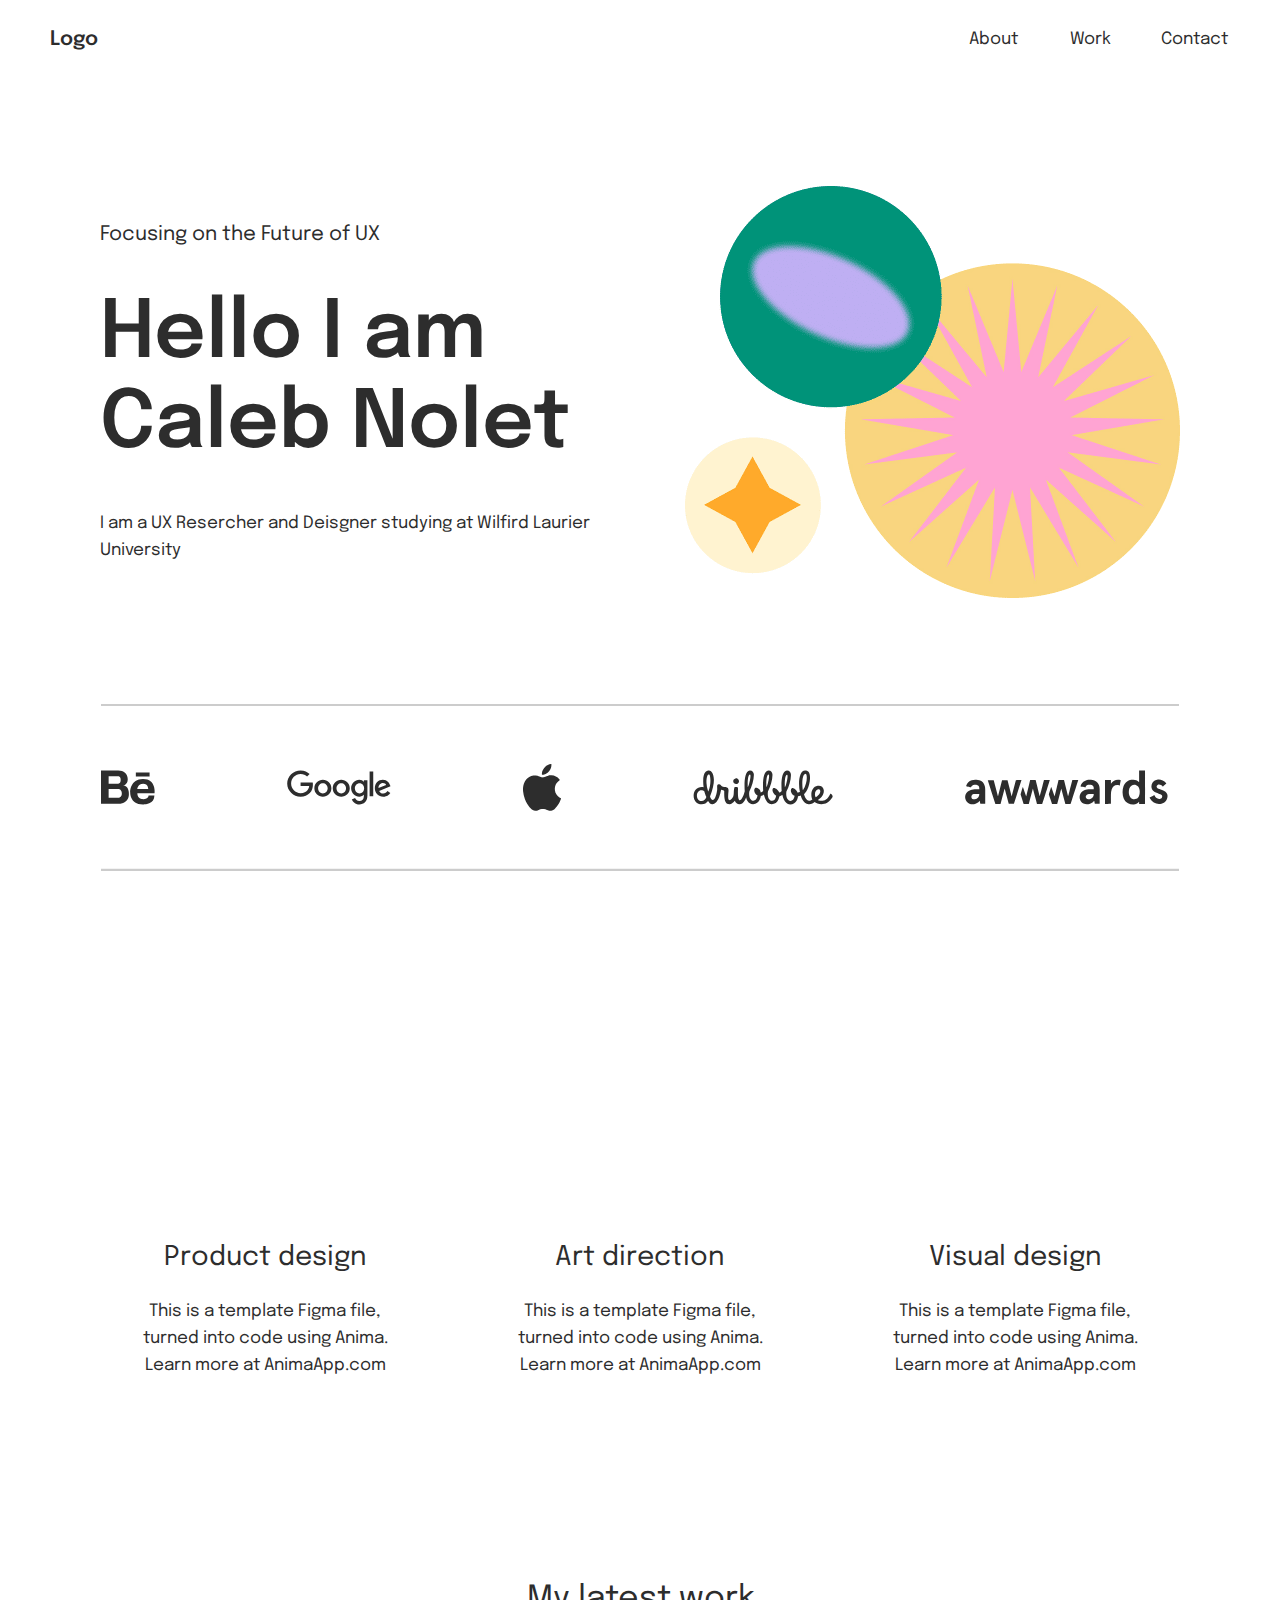
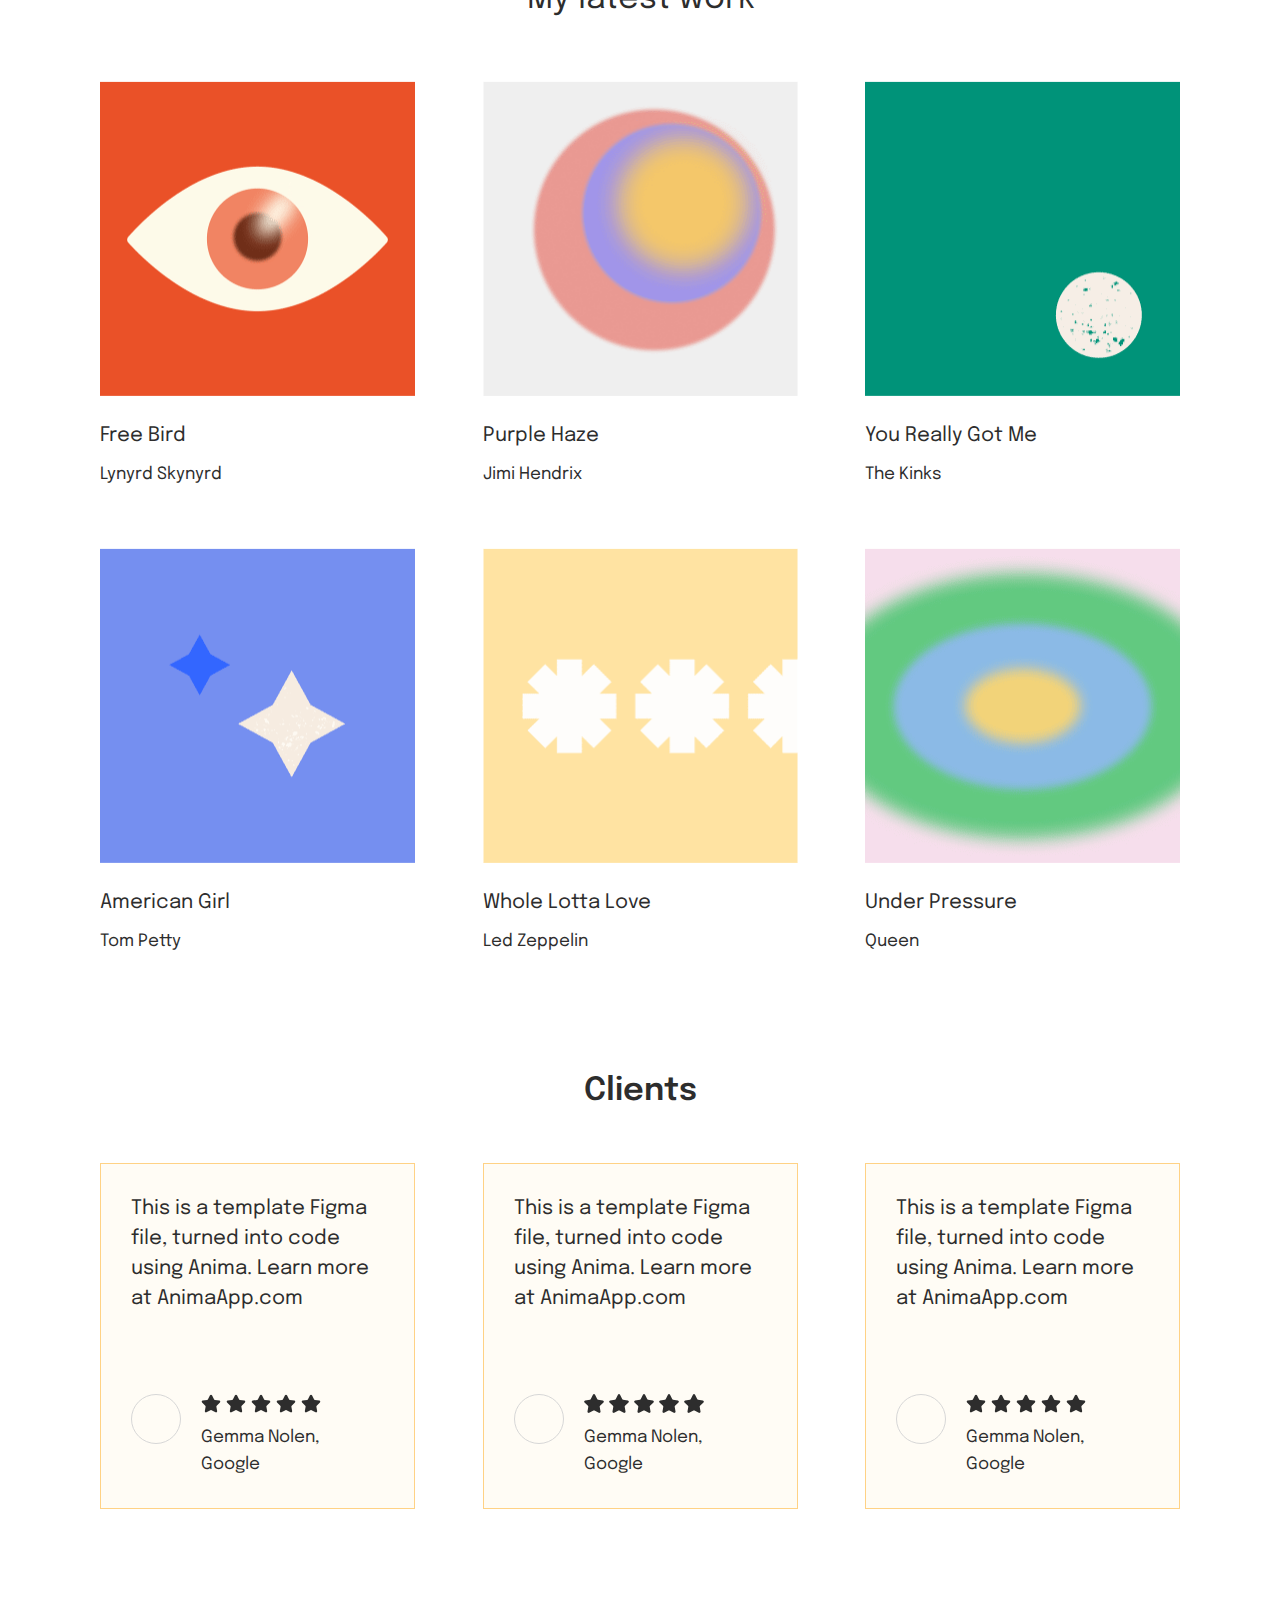
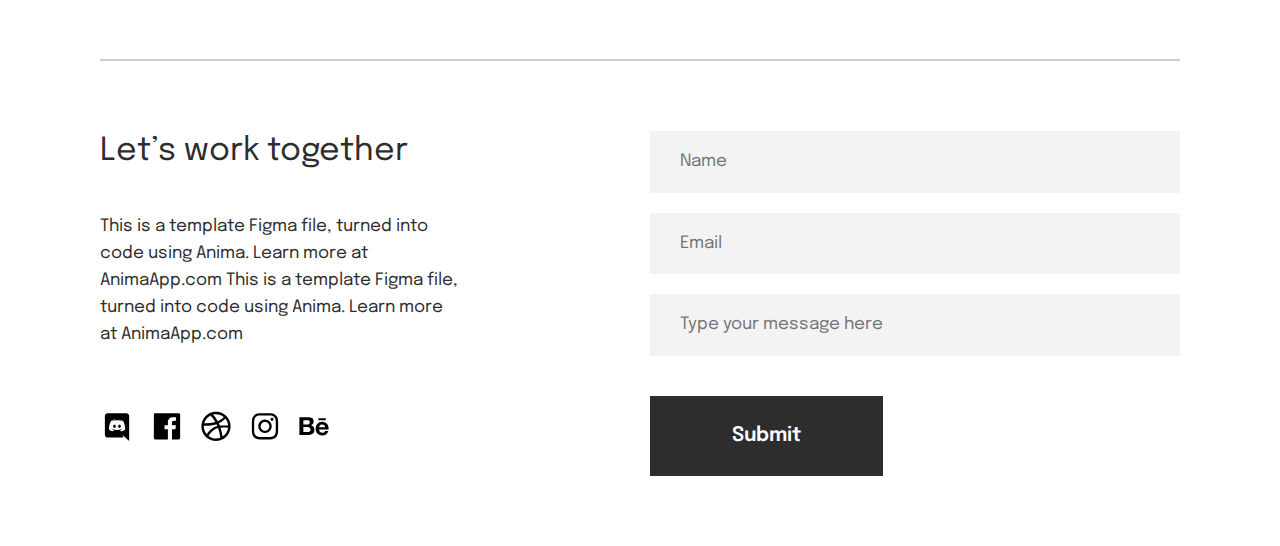
<file: index.html>
<!DOCTYPE html>
<html lang="english">
  <head>
    <title>exported project</title>
    <meta name="viewport" content="width=device-width, initial-scale=1.0" />
    <meta charset="utf-8" />
    <meta property="twitter:card" content="summary_large_image" />

    <style data-tag="reset-style-sheet">
      html {  line-height: 1.15;}body {  margin: 0;}* {  box-sizing: border-box;  border-width: 0;  border-style: solid;}p,li,ul,pre,div,h1,h2,h3,h4,h5,h6,figure,blockquote,figcaption {  margin: 0;  padding: 0;}button {  background-color: transparent;}button,input,optgroup,select,textarea {  font-family: inherit;  font-size: 100%;  line-height: 1.15;  margin: 0;}button,select {  text-transform: none;}button,[type="button"],[type="reset"],[type="submit"] {  -webkit-appearance: button;}button::-moz-focus-inner,[type="button"]::-moz-focus-inner,[type="reset"]::-moz-focus-inner,[type="submit"]::-moz-focus-inner {  border-style: none;  padding: 0;}button:-moz-focus,[type="button"]:-moz-focus,[type="reset"]:-moz-focus,[type="submit"]:-moz-focus {  outline: 1px dotted ButtonText;}a {  color: inherit;  text-decoration: inherit;}input {  padding: 2px 4px;}img {  display: block;}html { scroll-behavior: smooth  }
    </style>
    <style data-tag="default-style-sheet">
      html {
        font-family: Inter;
        font-size: 16px;
      }

      body {
        font-weight: 400;
        font-style:normal;
        text-decoration: none;
        text-transform: none;
        letter-spacing: normal;
        line-height: 1.15;
        color: var(--dl-color-gray-black);
        background-color: var(--dl-color-gray-white);

      }
    </style>
    <link
      rel="stylesheet"
      href="https://fonts.googleapis.com/css2?family=Inter:wght@100;200;300;400;500;600;700;800;900&amp;display=swap"
      data-tag="font"
    />
    <link
      rel="stylesheet"
      href="https://fonts.googleapis.com/css2?family=Inter:wght@100;200;300;400;500;600;700;800;900&amp;display=swap"
      data-tag="font"
    />
    <link
      rel="stylesheet"
      href="https://fonts.googleapis.com/css2?family=Epilogue:ital,wght@0,100;0,200;0,300;0,400;0,500;0,600;0,700;0,800;0,900;1,100;1,200;1,300;1,400;1,500;1,600;1,700;1,800;1,900&amp;display=swap"
      data-tag="font"
    />
    <link
      rel="stylesheet"
      href="https://fonts.googleapis.com/css2?family=Epilogue:ital,wght@0,100;0,200;0,300;0,400;0,500;0,600;0,700;0,800;0,900;1,100;1,200;1,300;1,400;1,500;1,600;1,700;1,800;1,900&amp;display=swap"
      data-tag="font"
    />
    <link
      rel="stylesheet"
      href="https://fonts.googleapis.com/css2?family=Epilogue:ital,wght@0,100;0,200;0,300;0,400;0,500;0,600;0,700;0,800;0,900;1,100;1,200;1,300;1,400;1,500;1,600;1,700;1,800;1,900&amp;display=swap"
      data-tag="font"
    />
    <link
      rel="stylesheet"
      href="https://fonts.googleapis.com/css2?family=Epilogue:ital,wght@0,100;0,200;0,300;0,400;0,500;0,600;0,700;0,800;0,900;1,100;1,200;1,300;1,400;1,500;1,600;1,700;1,800;1,900&amp;display=swap"
      data-tag="font"
    />
    <link
      rel="stylesheet"
      href="https://fonts.googleapis.com/css2?family=Inter:wght@100;200;300;400;500;600;700;800;900&amp;display=swap"
      data-tag="font"
    />
    <link
      rel="stylesheet"
      href="https://fonts.googleapis.com/css2?family=Epilogue:ital,wght@0,100;0,200;0,300;0,400;0,500;0,600;0,700;0,800;0,900;1,100;1,200;1,300;1,400;1,500;1,600;1,700;1,800;1,900&amp;display=swap"
      data-tag="font"
    />
  </head>
  <body>
    <link rel="stylesheet" href="./style.css" />
    <div>
      <link href="./index.css" rel="stylesheet" />

      <div class="frame1280px-portfoliotemplate-container">
        <div
          class="frame1280px-portfoliotemplate-frame1280px-portfoliotemplate"
        >
          <div class="frame1280px-portfoliotemplate-navigation">
            <div class="frame1280px-portfoliotemplate-navnavmenu">
              <span class="frame1280px-portfoliotemplate-text">
                <span>About</span>
              </span>
              <a
                href="https://www.animaapp.com/?utm_source=figma-samples&amp;utm_campaign=figma-portfolio22&amp;utm_medium=figma-samples"
                target="_blank"
                rel="noreferrer noopener"
                class="frame1280px-portfoliotemplate-text02"
              >
                <span>Work</span>
              </a>
              <a
                href="https://www.animaapp.com/?utm_source=figma-samples&amp;utm_campaign=figma-portfolio22&amp;utm_medium=figma-samples"
                target="_blank"
                rel="noreferrer noopener"
                class="frame1280px-portfoliotemplate-text04"
              >
                <span>Contact</span>
              </a>
            </div>
            <div class="frame1280px-portfoliotemplate-logo">
              <span class="frame1280px-portfoliotemplate-text06">
                <span>Logo</span>
              </span>
            </div>
          </div>
          <div class="frame1280px-portfoliotemplate-header">
            <div class="frame1280px-portfoliotemplate-header1">
              <div class="frame1280px-portfoliotemplate-headline-subhead">
                <div class="frame1280px-portfoliotemplate-headline-subhead01">
                  <span class="frame1280px-portfoliotemplate-text08 Subtitle">
                    <span>Focusing on the Future of UX</span>
                  </span>
                  <span class="frame1280px-portfoliotemplate-text10">
                    <span>Hello I am Caleb Nolet</span>
                  </span>
                </div>
                <span class="frame1280px-portfoliotemplate-text12 Bodytext">
                  <span>I am a UX Resercher and Deisgner studying at Wilfird Laurier University</span>
                </span>
              </div>
              <img
                alt="ImageI176"
                src="public/external/imagei176-seg-500h.png"
                class="frame1280px-portfoliotemplate-image"
              />
            </div>
          </div>
          <div class="frame1280px-portfoliotemplate-logos-section">
            <img
              alt="LogosI179"
              src="public/external/logosi179-hcl.svg"
              class="frame1280px-portfoliotemplate-logos"
            />
          </div>
          <div class="frame1280px-portfoliotemplate-skills-section">
            <div class="frame1280px-portfoliotemplate-skills">
              <div class="frame1280px-portfoliotemplate-skill">
                <div class="frame1280px-portfoliotemplate-skill1">
                  <div
                    class="frame1280px-portfoliotemplate-imageplaceholder"
                  ></div>
                  <div class="frame1280px-portfoliotemplate-headline-subhead02">
                    <span class="frame1280px-portfoliotemplate-text14 H3">
                      <span>Product design</span>
                    </span>
                    <span class="frame1280px-portfoliotemplate-text16 Bodytext">
                      <span>
                        This is a template Figma file, turned into code using
                        Anima. Learn more at AnimaApp.com
                      </span>
                    </span>
                  </div>
                </div>
              </div>
              <div class="frame1280px-portfoliotemplate-skill2">
                <div class="frame1280px-portfoliotemplate-skill3">
                  <div
                    class="frame1280px-portfoliotemplate-imageplaceholder1"
                  ></div>
                  <div class="frame1280px-portfoliotemplate-headline-subhead03">
                    <span class="frame1280px-portfoliotemplate-text18 H3">
                      <span>Art direction</span>
                    </span>
                    <span class="frame1280px-portfoliotemplate-text20 Bodytext">
                      <span>
                        This is a template Figma file, turned into code using
                        Anima. Learn more at AnimaApp.com
                      </span>
                    </span>
                  </div>
                </div>
              </div>
              <div class="frame1280px-portfoliotemplate-skill4">
                <div class="frame1280px-portfoliotemplate-skill5">
                  <div
                    class="frame1280px-portfoliotemplate-imageplaceholder2"
                  ></div>
                  <div class="frame1280px-portfoliotemplate-headline-subhead04">
                    <span class="frame1280px-portfoliotemplate-text22 H3">
                      <span>Visual design</span>
                    </span>
                    <span class="frame1280px-portfoliotemplate-text24 Bodytext">
                      <span>
                        This is a template Figma file, turned into code using
                        Anima. Learn more at AnimaApp.com
                      </span>
                    </span>
                  </div>
                </div>
              </div>
            </div>
          </div>
          <div class="frame1280px-portfoliotemplate-latestwork-section">
            <span class="frame1280px-portfoliotemplate-text26 H2">
              <span>My latest work</span>
            </span>
            <div class="frame1280px-portfoliotemplate-workcards">
              <div class="frame1280px-portfoliotemplate-stripe1">
                <div class="frame1280px-portfoliotemplate-workcard">
                  <img
                    alt="ImageI176"
                    src="public/external/imagei176-xdx6-400w.png"
                    class="frame1280px-portfoliotemplate-image1"
                  />
                  <div class="frame1280px-portfoliotemplate-headline-subhead05">
                    <span class="frame1280px-portfoliotemplate-text28 Subtitle">
                      <span>Free Bird</span>
                    </span>
                    <span class="frame1280px-portfoliotemplate-text30 Bodytext">
                      <span>Lynyrd Skynyrd</span>
                    </span>
                  </div>
                </div>
                <div class="frame1280px-portfoliotemplate-workcard1">
                  <img
                    alt="ImageI176"
                    src="public/external/imagei176-71f-400h.png"
                    class="frame1280px-portfoliotemplate-image2"
                  />
                  <div class="frame1280px-portfoliotemplate-headline-subhead06">
                    <span class="frame1280px-portfoliotemplate-text32 Subtitle">
                      <span>Purple Haze</span>
                    </span>
                    <span class="frame1280px-portfoliotemplate-text34 Bodytext">
                      <span>Jimi Hendrix</span>
                    </span>
                  </div>
                </div>
                <div class="frame1280px-portfoliotemplate-workcard2">
                  <img
                    alt="ImageI176"
                    src="public/external/imagei176-tr7a-400w.png"
                    class="frame1280px-portfoliotemplate-image3"
                  />
                  <div class="frame1280px-portfoliotemplate-headline-subhead07">
                    <span class="frame1280px-portfoliotemplate-text36 Subtitle">
                      <span>You Really Got Me</span>
                    </span>
                    <span class="frame1280px-portfoliotemplate-text38 Bodytext">
                      <span>The Kinks</span>
                    </span>
                  </div>
                </div>
              </div>
              <div class="frame1280px-portfoliotemplate-stripe2">
                <div class="frame1280px-portfoliotemplate-workcard3">
                  <img
                    alt="ImageI176"
                    src="public/external/imagei176-689-400w.png"
                    class="frame1280px-portfoliotemplate-image4"
                  />
                  <div class="frame1280px-portfoliotemplate-headline-subhead08">
                    <span class="frame1280px-portfoliotemplate-text40 Subtitle">
                      <span>American Girl</span>
                    </span>
                    <span class="frame1280px-portfoliotemplate-text42 Bodytext">
                      <span>Tom Petty</span>
                    </span>
                  </div>
                </div>
                <div class="frame1280px-portfoliotemplate-workcard4">
                  <img
                    alt="ImageI176"
                    src="public/external/imagei176-0ofw-400h.png"
                    class="frame1280px-portfoliotemplate-image5"
                  />
                  <div class="frame1280px-portfoliotemplate-headline-subhead09">
                    <span class="frame1280px-portfoliotemplate-text44 Subtitle">
                      <span>Whole Lotta Love</span>
                    </span>
                    <span class="frame1280px-portfoliotemplate-text46 Bodytext">
                      <span>Led Zeppelin</span>
                    </span>
                  </div>
                </div>
                <div class="frame1280px-portfoliotemplate-workcard5">
                  <img
                    alt="ImageI176"
                    src="public/external/imagei176-acbl-400w.png"
                    class="frame1280px-portfoliotemplate-image6"
                  />
                  <div class="frame1280px-portfoliotemplate-headline-subhead10">
                    <span class="frame1280px-portfoliotemplate-text48 Subtitle">
                      <span>Under Pressure</span>
                    </span>
                    <span class="frame1280px-portfoliotemplate-text50 Bodytext">
                      <span>Queen</span>
                    </span>
                  </div>
                </div>
              </div>
            </div>
          </div>
          <div class="frame1280px-portfoliotemplate-clients-section">
            <div class="frame1280px-portfoliotemplate-clientcards">
              <span class="frame1280px-portfoliotemplate-text52">
                <span>Clients</span>
              </span>
              <div class="frame1280px-portfoliotemplate-clientscards">
                <div class="frame1280px-portfoliotemplate-clientcardmobile">
                  <div class="frame1280px-portfoliotemplate-clientcard">
                    <span class="frame1280px-portfoliotemplate-text54 Subtitle">
                      <span>
                        This is a template Figma file, turned into code using
                        Anima. Learn more at AnimaApp.com
                      </span>
                    </span>
                    <div class="frame1280px-portfoliotemplate-clientinfo">
                      <div
                        class="frame1280px-portfoliotemplate-authorimages"
                      ></div>
                      <div class="frame1280px-portfoliotemplate-rate">
                        <div class="frame1280px-portfoliotemplate-ratestars">
                          <div class="frame1280px-portfoliotemplate-star">
                            <img
                              alt="StarI176"
                              src="public/external/stari176-lgd6.svg"
                              class="frame1280px-portfoliotemplate-star01"
                            />
                          </div>
                          <div class="frame1280px-portfoliotemplate-star02">
                            <img
                              alt="StarI176"
                              src="public/external/stari176-hmku.svg"
                              class="frame1280px-portfoliotemplate-star03"
                            />
                          </div>
                          <div class="frame1280px-portfoliotemplate-star04">
                            <img
                              alt="StarI176"
                              src="public/external/stari176-maxb.svg"
                              class="frame1280px-portfoliotemplate-star05"
                            />
                          </div>
                          <div class="frame1280px-portfoliotemplate-star06">
                            <img
                              alt="StarI176"
                              src="public/external/stari176-t2sb.svg"
                              class="frame1280px-portfoliotemplate-star07"
                            />
                          </div>
                          <div class="frame1280px-portfoliotemplate-star08">
                            <img
                              alt="StarI176"
                              src="public/external/stari176-tyz.svg"
                              class="frame1280px-portfoliotemplate-star09"
                            />
                          </div>
                        </div>
                        <span
                          class="frame1280px-portfoliotemplate-text56 Bodytext"
                        >
                          <span>
                            <span>Gemma Nolen,</span>
                            <br />
                            <span>Google</span>
                          </span>
                        </span>
                      </div>
                    </div>
                  </div>
                </div>
                <div class="frame1280px-portfoliotemplate-clientcardmobile1">
                  <div class="frame1280px-portfoliotemplate-clientcard1">
                    <span class="frame1280px-portfoliotemplate-text61 Subtitle">
                      <span>
                        This is a template Figma file, turned into code using
                        Anima. Learn more at AnimaApp.com
                      </span>
                    </span>
                    <div class="frame1280px-portfoliotemplate-clientinfo1">
                      <div
                        class="frame1280px-portfoliotemplate-authorimages1"
                      ></div>
                      <div class="frame1280px-portfoliotemplate-rate1">
                        <div class="frame1280px-portfoliotemplate-ratestars1">
                          <div class="frame1280px-portfoliotemplate-star10">
                            <img
                              alt="StarI176"
                              src="public/external/stari176-oyii.svg"
                              class="frame1280px-portfoliotemplate-star11"
                            />
                          </div>
                          <div class="frame1280px-portfoliotemplate-star12">
                            <img
                              alt="StarI176"
                              src="public/external/stari176-tfkb.svg"
                              class="frame1280px-portfoliotemplate-star13"
                            />
                          </div>
                          <div class="frame1280px-portfoliotemplate-star14">
                            <img
                              alt="StarI176"
                              src="public/external/stari176-nco.svg"
                              class="frame1280px-portfoliotemplate-star15"
                            />
                          </div>
                          <div class="frame1280px-portfoliotemplate-star16">
                            <img
                              alt="StarI176"
                              src="public/external/stari176-lpyj.svg"
                              class="frame1280px-portfoliotemplate-star17"
                            />
                          </div>
                          <div class="frame1280px-portfoliotemplate-star18">
                            <img
                              alt="StarI176"
                              src="public/external/stari176-b9jf.svg"
                              class="frame1280px-portfoliotemplate-star19"
                            />
                          </div>
                        </div>
                        <span
                          class="frame1280px-portfoliotemplate-text63 Bodytext"
                        >
                          <span>
                            <span>Gemma Nolen,</span>
                            <br />
                            <span>Google</span>
                          </span>
                        </span>
                      </div>
                    </div>
                  </div>
                </div>
                <div class="frame1280px-portfoliotemplate-clientcardmobile2">
                  <div class="frame1280px-portfoliotemplate-clientcard2">
                    <span class="frame1280px-portfoliotemplate-text68 Subtitle">
                      <span>
                        This is a template Figma file, turned into code using
                        Anima. Learn more at AnimaApp.com
                      </span>
                    </span>
                    <div class="frame1280px-portfoliotemplate-clientinfo2">
                      <div
                        class="frame1280px-portfoliotemplate-authorimages2"
                      ></div>
                      <div class="frame1280px-portfoliotemplate-rate2">
                        <div class="frame1280px-portfoliotemplate-ratestars2">
                          <div class="frame1280px-portfoliotemplate-star20">
                            <img
                              alt="StarI176"
                              src="public/external/stari176-udvr.svg"
                              class="frame1280px-portfoliotemplate-star21"
                            />
                          </div>
                          <div class="frame1280px-portfoliotemplate-star22">
                            <img
                              alt="StarI176"
                              src="public/external/stari176-12zd.svg"
                              class="frame1280px-portfoliotemplate-star23"
                            />
                          </div>
                          <div class="frame1280px-portfoliotemplate-star24">
                            <img
                              alt="StarI176"
                              src="public/external/stari176-3l0c.svg"
                              class="frame1280px-portfoliotemplate-star25"
                            />
                          </div>
                          <div class="frame1280px-portfoliotemplate-star26">
                            <img
                              alt="StarI176"
                              src="public/external/stari176-3ptp.svg"
                              class="frame1280px-portfoliotemplate-star27"
                            />
                          </div>
                          <div class="frame1280px-portfoliotemplate-star28">
                            <img
                              alt="StarI176"
                              src="public/external/stari176-qvhd.svg"
                              class="frame1280px-portfoliotemplate-star29"
                            />
                          </div>
                        </div>
                        <span
                          class="frame1280px-portfoliotemplate-text70 Bodytext"
                        >
                          <span>
                            <span>Gemma Nolen,</span>
                            <br />
                            <span>Google</span>
                          </span>
                        </span>
                      </div>
                    </div>
                  </div>
                </div>
              </div>
            </div>
          </div>
          <div class="frame1280px-portfoliotemplate-footer">
            <div class="frame1280px-portfoliotemplate-footerinfo">
              <div class="frame1280px-portfoliotemplate-footerinfo1">
                <div class="frame1280px-portfoliotemplate-contactinfo">
                  <div class="frame1280px-portfoliotemplate-footermessage">
                    <span class="frame1280px-portfoliotemplate-text75 H2">
                      <span>Let’s work together</span>
                    </span>
                    <span class="frame1280px-portfoliotemplate-text77 Bodytext">
                      <span>
                        This is a template Figma file, turned into code using
                        Anima. Learn more at AnimaApp.com This is a template
                        Figma file, turned into code using Anima. Learn more at
                        AnimaApp.com
                      </span>
                    </span>
                  </div>
                  <div class="frame1280px-portfoliotemplate-socialicons">
                    <a
                      href="https://www.instagram.com/animaapp/?hl=en"
                      target="_blank"
                      rel="noreferrer noopener"
                      class="frame1280px-portfoliotemplate-link"
                    >
                      <img
                        alt="nstagramI176"
                        src="public/external/nstagrami176-0cik.svg"
                        class="frame1280px-portfoliotemplate-nstagram"
                      />
                    </a>
                    <a
                      href="https://www.behance.net/Anima_design"
                      target="_blank"
                      rel="noreferrer noopener"
                      class="frame1280px-portfoliotemplate-link1"
                    >
                      <img
                        alt="behanceI176"
                        src="public/external/behancei176-o4g4.svg"
                        class="frame1280px-portfoliotemplate-behance"
                      />
                    </a>
                    <a
                      href="https://dribbble.com/animaapp"
                      target="_blank"
                      rel="noreferrer noopener"
                      class="frame1280px-portfoliotemplate-link2"
                    >
                      <img
                        alt="dribbbleI176"
                        src="public/external/dribbblei176-szq.svg"
                        class="frame1280px-portfoliotemplate-dribbble"
                      />
                    </a>
                    <a
                      href="https://www.facebook.com/animaapp/"
                      target="_blank"
                      rel="noreferrer noopener"
                      class="frame1280px-portfoliotemplate-link3"
                    >
                      <img
                        alt="facebookI176"
                        src="public/external/facebooki176-pvu.svg"
                        class="frame1280px-portfoliotemplate-facebook"
                      />
                    </a>
                    <a
                      href="https://discord.com/invite/eQxkYTNxSp"
                      target="_blank"
                      rel="noreferrer noopener"
                      class="frame1280px-portfoliotemplate-link4"
                    >
                      <img
                        alt="discordI176"
                        src="public/external/discordi176-nky.svg"
                        class="frame1280px-portfoliotemplate-discord"
                      />
                    </a>
                  </div>
                </div>
                <div class="frame1280px-portfoliotemplate-textfields">
                  <div class="frame1280px-portfoliotemplate-textfields1">
                    <input
                      type="text"
                      placeholder="Name"
                      class="frame1280px-portfoliotemplate-textinput-desktop"
                    />
                    <input
                      type="text"
                      placeholder="Email"
                      class="frame1280px-portfoliotemplate-textinput-desktop1"
                    />
                    <input
                      type="text"
                      placeholder="Type your message here





"
                      class="frame1280px-portfoliotemplate-textinput-desktop2"
                    />
                  </div>
                  <button class="frame1280px-portfoliotemplate-button">
                    <span class="frame1280px-portfoliotemplate-text79">
                      <span>Submit</span>
                    </span>
                  </button>
                </div>
              </div>
            </div>
          </div>
        </div>
      </div>
    </div>
  </body>
</html>
</file>
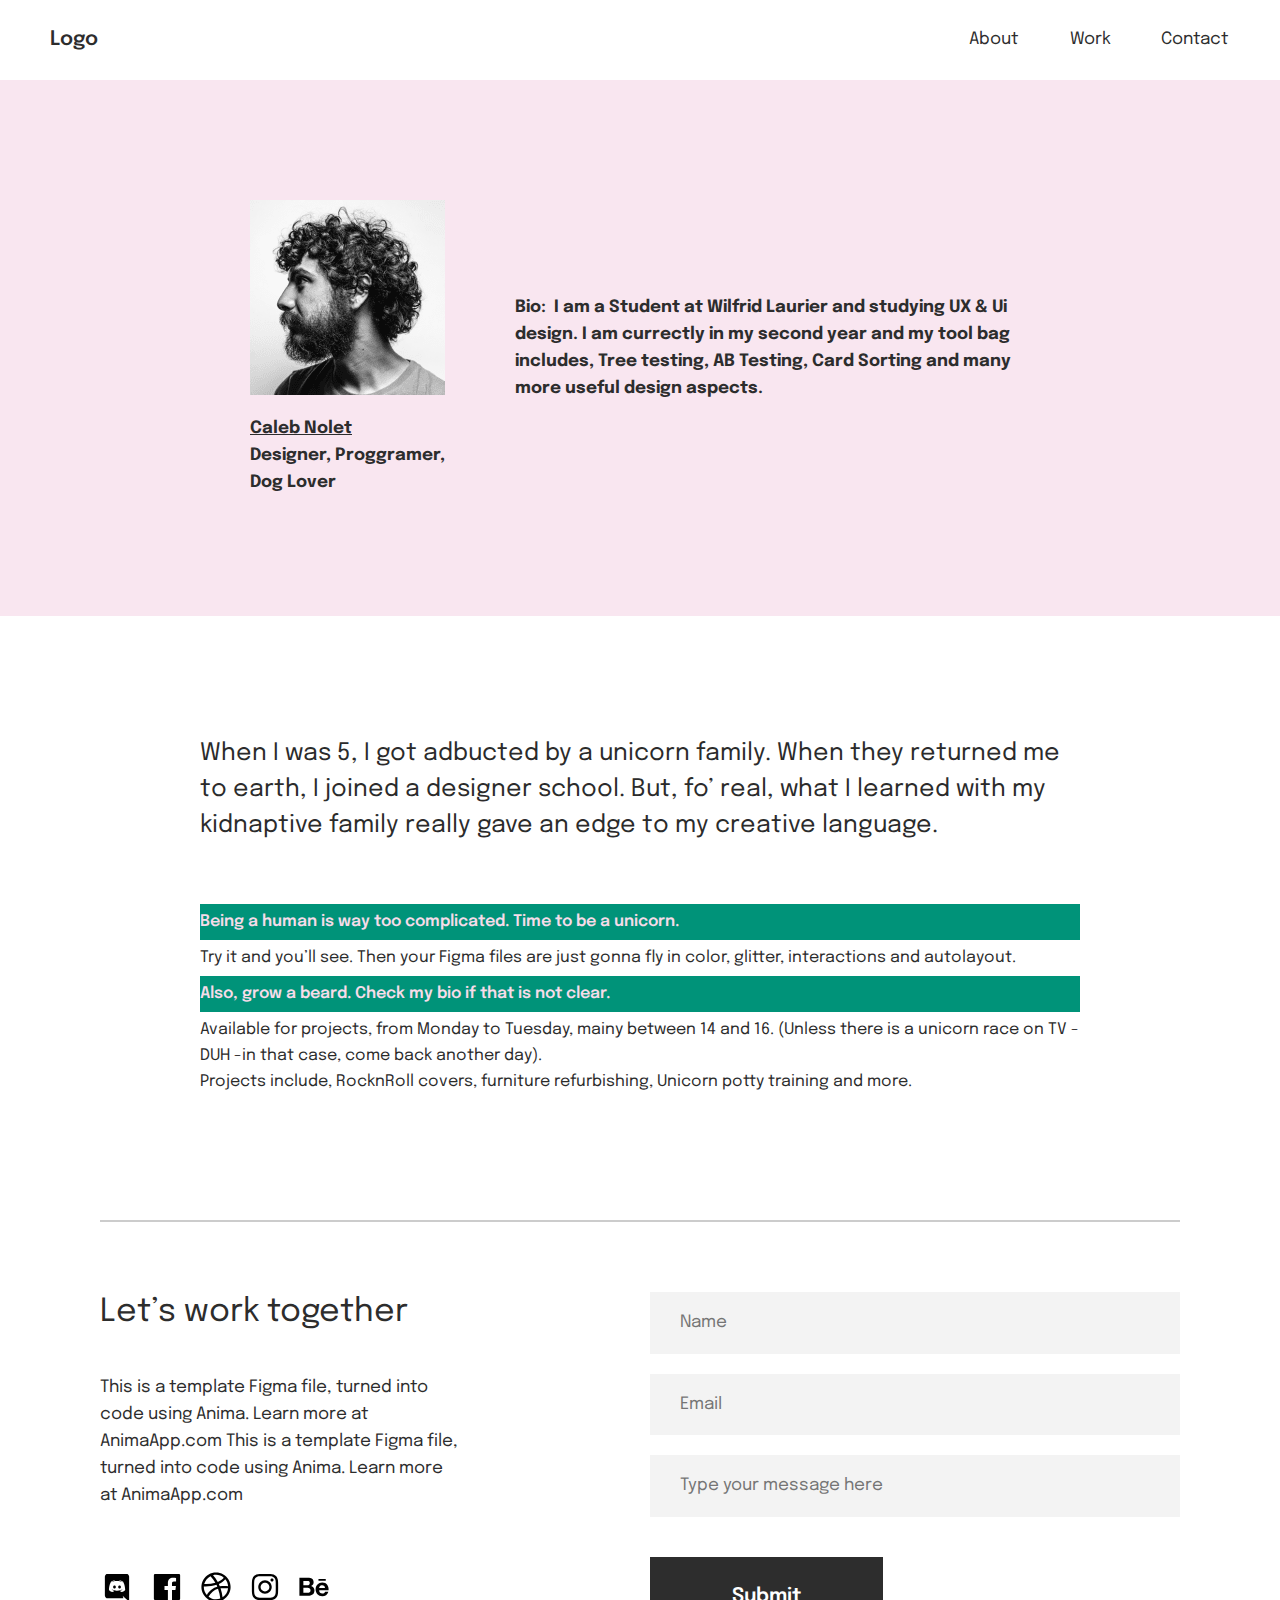
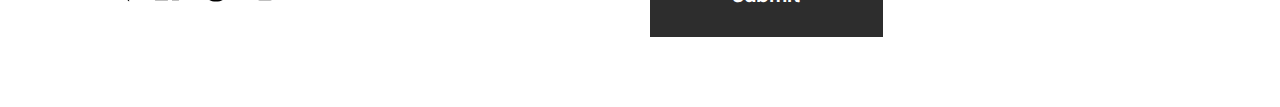
<file: frame1280px-aboutpage.html>
<!DOCTYPE html>
<html lang="english">
  <head>
    <title>exported project</title>
    <meta name="viewport" content="width=device-width, initial-scale=1.0" />
    <meta charset="utf-8" />
    <meta property="twitter:card" content="summary_large_image" />

    <style data-tag="reset-style-sheet">
      html {  line-height: 1.15;}body {  margin: 0;}* {  box-sizing: border-box;  border-width: 0;  border-style: solid;}p,li,ul,pre,div,h1,h2,h3,h4,h5,h6,figure,blockquote,figcaption {  margin: 0;  padding: 0;}button {  background-color: transparent;}button,input,optgroup,select,textarea {  font-family: inherit;  font-size: 100%;  line-height: 1.15;  margin: 0;}button,select {  text-transform: none;}button,[type="button"],[type="reset"],[type="submit"] {  -webkit-appearance: button;}button::-moz-focus-inner,[type="button"]::-moz-focus-inner,[type="reset"]::-moz-focus-inner,[type="submit"]::-moz-focus-inner {  border-style: none;  padding: 0;}button:-moz-focus,[type="button"]:-moz-focus,[type="reset"]:-moz-focus,[type="submit"]:-moz-focus {  outline: 1px dotted ButtonText;}a {  color: inherit;  text-decoration: inherit;}input {  padding: 2px 4px;}img {  display: block;}html { scroll-behavior: smooth  }
    </style>
    <style data-tag="default-style-sheet">
      html {
        font-family: Inter;
        font-size: 16px;
      }

      body {
        font-weight: 400;
        font-style:normal;
        text-decoration: none;
        text-transform: none;
        letter-spacing: normal;
        line-height: 1.15;
        color: var(--dl-color-gray-black);
        background-color: var(--dl-color-gray-white);

      }
    </style>
    <link
      rel="stylesheet"
      href="https://fonts.googleapis.com/css2?family=Inter:wght@100;200;300;400;500;600;700;800;900&amp;display=swap"
      data-tag="font"
    />
    <link
      rel="stylesheet"
      href="https://fonts.googleapis.com/css2?family=Inter:wght@100;200;300;400;500;600;700;800;900&amp;display=swap"
      data-tag="font"
    />
    <link
      rel="stylesheet"
      href="https://fonts.googleapis.com/css2?family=Epilogue:ital,wght@0,100;0,200;0,300;0,400;0,500;0,600;0,700;0,800;0,900;1,100;1,200;1,300;1,400;1,500;1,600;1,700;1,800;1,900&amp;display=swap"
      data-tag="font"
    />
    <link
      rel="stylesheet"
      href="https://fonts.googleapis.com/css2?family=Epilogue:ital,wght@0,100;0,200;0,300;0,400;0,500;0,600;0,700;0,800;0,900;1,100;1,200;1,300;1,400;1,500;1,600;1,700;1,800;1,900&amp;display=swap"
      data-tag="font"
    />
    <link
      rel="stylesheet"
      href="https://fonts.googleapis.com/css2?family=Epilogue:ital,wght@0,100;0,200;0,300;0,400;0,500;0,600;0,700;0,800;0,900;1,100;1,200;1,300;1,400;1,500;1,600;1,700;1,800;1,900&amp;display=swap"
      data-tag="font"
    />
    <link
      rel="stylesheet"
      href="https://fonts.googleapis.com/css2?family=Epilogue:ital,wght@0,100;0,200;0,300;0,400;0,500;0,600;0,700;0,800;0,900;1,100;1,200;1,300;1,400;1,500;1,600;1,700;1,800;1,900&amp;display=swap"
      data-tag="font"
    />
    <link
      rel="stylesheet"
      href="https://fonts.googleapis.com/css2?family=Inter:wght@100;200;300;400;500;600;700;800;900&amp;display=swap"
      data-tag="font"
    />
    <link
      rel="stylesheet"
      href="https://fonts.googleapis.com/css2?family=Epilogue:ital,wght@0,100;0,200;0,300;0,400;0,500;0,600;0,700;0,800;0,900;1,100;1,200;1,300;1,400;1,500;1,600;1,700;1,800;1,900&amp;display=swap"
      data-tag="font"
    />
  </head>
  <body>
    <link rel="stylesheet" href="./style.css" />
    <div>
      <link href="./frame1280px-aboutpage.css" rel="stylesheet" />

      <div class="frame1280px-aboutpage-container">
        <div class="frame1280px-aboutpage-frame1280px-aboutpage">
          <div class="frame1280px-aboutpage-navigation">
            <div class="frame1280px-aboutpage-navnavmenu">
              <span class="frame1280px-aboutpage-text"><span>About</span></span>
              <a
                href="https://www.animaapp.com/?utm_source=figma-samples&amp;utm_campaign=figma-portfolio22&amp;utm_medium=figma-samples"
                target="_blank"
                rel="noreferrer noopener"
                class="frame1280px-aboutpage-text02"
              >
                <span>Work</span>
              </a>
              <a
                href="https://www.animaapp.com/?utm_source=figma-samples&amp;utm_campaign=figma-portfolio22&amp;utm_medium=figma-samples"
                target="_blank"
                rel="noreferrer noopener"
                class="frame1280px-aboutpage-text04"
              >
                <span>Contact</span>
              </a>
            </div>
            <div class="frame1280px-aboutpage-logo">
              <span class="frame1280px-aboutpage-text06">
                <span>Logo</span>
              </span>
            </div>
          </div>
          <div class="frame1280px-aboutpage-aboutheader">
            <div class="frame1280px-aboutpage-aboutheader1">
              <div class="frame1280px-aboutpage-persona">
                <div class="frame1280px-aboutpage-image">
                  <img
                    alt="ImageI176"
                    src="public/external/imagei176-ler-200h.png"
                    class="frame1280px-aboutpage-image1"
                  />
                </div>
                <span class="frame1280px-aboutpage-text08">
                  <span class="frame1280px-aboutpage-text09">
                    <span>Caleb Nolet</span>
                    <br />
                    <span></span>
                  </span>
                  <span>Designer, Proggramer, Dog Lover</span>
                </span>
              </div>
              <span class="frame1280px-aboutpage-text14">
                <span class="frame1280px-aboutpage-text15">Bio:</span>
                <span>
                   I am a Student at Wilfrid Laurier and studying UX & Ui design. I am currectly in my second year and my tool bag includes, Tree testing, AB Testing, Card Sorting and many more useful design aspects. 
                </span>
              </span>
            </div>
          </div>
          <div class="frame1280px-aboutpage-body">
            <div class="frame1280px-aboutpage-bodytext">
              <div class="frame1280px-aboutpage-text17">
                <span class="frame1280px-aboutpage-text18 H21">
                  <span>
                    When I was 5, I got adbucted by a unicorn family. When they
                    returned me to earth, I joined a designer school. But, fo’
                    real, what I learned with my kidnaptive family really gave
                    an edge to my creative language.
                  </span>
                </span>
                <div class="frame1280px-aboutpage-bodytext1">
                  <div class="frame1280px-aboutpage-coloredtext">
                    <span class="frame1280px-aboutpage-text20">
                      <span>
                        Being a human is way too complicated. Time to be a
                        unicorn.
                      </span>
                    </span>
                  </div>
                  <div class="frame1280px-aboutpage-coloredtext1">
                    <span class="frame1280px-aboutpage-text22">
                      <span>
                        Try it and you’ll see. Then your Figma files are just
                        gonna fly in color, glitter, interactions and
                        autolayout.
                      </span>
                    </span>
                  </div>
                  <div class="frame1280px-aboutpage-coloredtext2">
                    <span class="frame1280px-aboutpage-text24">
                      <span>
                        Also, grow a beard. Check my bio if that is not clear.
                      </span>
                    </span>
                  </div>
                  <div class="frame1280px-aboutpage-coloredtext3">
                    <span class="frame1280px-aboutpage-text26">
                      <span>
                        <span>
                          Available for projects, from Monday to Tuesday, mainy
                          between 14 and 16. (Unless there is a unicorn race on
                          TV - DUH -in that case, come back another day).
                        </span>
                        <br />
                        <span>
                          Projects include, RocknRoll covers, furniture
                          refurbishing, Unicorn potty training and more.
                        </span>
                      </span>
                    </span>
                  </div>
                </div>
              </div>
            </div>
          </div>
          <div class="frame1280px-aboutpage-footer">
            <div class="frame1280px-aboutpage-footerinfo">
              <div class="frame1280px-aboutpage-footerinfo1">
                <div class="frame1280px-aboutpage-contactinfo">
                  <div class="frame1280px-aboutpage-footermessage">
                    <span class="frame1280px-aboutpage-text31 H2">
                      <span>Let’s work together</span>
                    </span>
                    <span class="frame1280px-aboutpage-text33 Bodytext">
                      <span>
                        This is a template Figma file, turned into code using
                        Anima. Learn more at AnimaApp.com This is a template
                        Figma file, turned into code using Anima. Learn more at
                        AnimaApp.com
                      </span>
                    </span>
                  </div>
                  <div class="frame1280px-aboutpage-socialicons">
                    <a
                      href="https://www.instagram.com/animaapp/?hl=en"
                      target="_blank"
                      rel="noreferrer noopener"
                      class="frame1280px-aboutpage-link"
                    >
                      <img
                        alt="nstagramI176"
                        src="public/external/nstagrami176-yu8.svg"
                        class="frame1280px-aboutpage-nstagram"
                      />
                    </a>
                    <a
                      href="https://www.behance.net/Anima_design"
                      target="_blank"
                      rel="noreferrer noopener"
                      class="frame1280px-aboutpage-link1"
                    >
                      <img
                        alt="behanceI176"
                        src="public/external/behancei176-a11x.svg"
                        class="frame1280px-aboutpage-behance"
                      />
                    </a>
                    <a
                      href="https://dribbble.com/animaapp"
                      target="_blank"
                      rel="noreferrer noopener"
                      class="frame1280px-aboutpage-link2"
                    >
                      <img
                        alt="dribbbleI176"
                        src="public/external/dribbblei176-d77s.svg"
                        class="frame1280px-aboutpage-dribbble"
                      />
                    </a>
                    <a
                      href="https://www.facebook.com/animaapp/"
                      target="_blank"
                      rel="noreferrer noopener"
                      class="frame1280px-aboutpage-link3"
                    >
                      <img
                        alt="facebookI176"
                        src="public/external/facebooki176-q4hr.svg"
                        class="frame1280px-aboutpage-facebook"
                      />
                    </a>
                    <a
                      href="https://discord.com/invite/eQxkYTNxSp"
                      target="_blank"
                      rel="noreferrer noopener"
                      class="frame1280px-aboutpage-link4"
                    >
                      <img
                        alt="discordI176"
                        src="public/external/discordi176-1f7k.svg"
                        class="frame1280px-aboutpage-discord"
                      />
                    </a>
                  </div>
                </div>
                <div class="frame1280px-aboutpage-textfields">
                  <div class="frame1280px-aboutpage-textfields1">
                    <input
                      type="text"
                      placeholder="Name"
                      class="frame1280px-aboutpage-textinput-desktop"
                    />
                    <input
                      type="text"
                      placeholder="Email"
                      class="frame1280px-aboutpage-textinput-desktop1"
                    />
                    <input
                      type="text"
                      placeholder="Type your message here





"
                      class="frame1280px-aboutpage-textinput-desktop2"
                    />
                  </div>
                  <button class="frame1280px-aboutpage-button">
                    <span class="frame1280px-aboutpage-text35">
                      <span>Submit</span>
                    </span>
                  </button>
                </div>
              </div>
            </div>
          </div>
        </div>
      </div>
    </div>
  </body>
</html>
</file>
<file: style.css>
:root {
  --dl-color-gray-500: #595959;
  --dl-color-gray-700: #999999;
  --dl-color-gray-900: #D9D9D9;
  --dl-size-size-large: 144px;
  --dl-size-size-small: 48px;
  --dl-color-danger-300: #A22020;
  --dl-color-danger-500: #BF2626;
  --dl-color-danger-700: #E14747;
  --dl-color-gray-black: #000000;
  --dl-color-gray-white: #FFFFFF;
  --dl-size-size-medium: 96px;
  --dl-size-size-xlarge: 192px;
  --dl-size-size-xsmall: 16px;
  --dl-space-space-unit: 16px;
  --dl-color-primary-100: #003EB3;
  --dl-color-primary-300: #0074F0;
  --dl-color-primary-500: #14A9FF;
  --dl-color-primary-700: #85DCFF;
  --dl-color-success-300: #199033;
  --dl-color-success-500: #32A94C;
  --dl-color-success-700: #4CC366;
  --dl-size-size-xxlarge: 288px;
  --dl-size-size-maxwidth: 1400px;
  --dl-color-default-black: rgba(45, 45, 45, 1);
  --dl-color-default-white: rgba(255, 255, 255, 1);
  --dl-radius-radius-round: 50%;
  --dl-space-space-halfunit: 8px;
  --dl-space-space-sixunits: 96px;
  --dl-space-space-twounits: 32px;
  --dl-radius-radius-radius2: 2px;
  --dl-radius-radius-radius4: 4px;
  --dl-radius-radius-radius8: 8px;
  --dl-space-space-fiveunits: 80px;
  --dl-space-space-fourunits: 64px;
  --dl-space-space-threeunits: 48px;
  --dl-space-space-oneandhalfunits: 24px;
}
.button {
  color: var(--dl-color-gray-black);
  display: inline-block;
  padding: 0.5rem 1rem;
  border-color: var(--dl-color-gray-black);
  border-width: 1px;
  border-radius: 4px;
  background-color: var(--dl-color-gray-white);
}
.input {
  color: var(--dl-color-gray-black);
  cursor: auto;
  padding: 0.5rem 1rem;
  border-color: var(--dl-color-gray-black);
  border-width: 1px;
  border-radius: 4px;
  background-color: var(--dl-color-gray-white);
}
.textarea {
  color: var(--dl-color-gray-black);
  cursor: auto;
  padding: 0.5rem;
  border-color: var(--dl-color-gray-black);
  border-width: 1px;
  border-radius: 4px;
  background-color: var(--dl-color-gray-white);
}
.list {
  width: 100%;
  margin: 1em 0px 1em 0px;
  display: block;
  padding: 0px 0px 0px 1.5rem;
  list-style-type: none;
  list-style-position: outside;
}
.list-item {
  display: list-item;
}
.teleport-show {
  display: flex !important;
  transform: none !important;
}
.H3 {
  font-size: 27px;
  font-style: normal;
  font-family: Epilogue;
  font-weight: 600px;
  font-stretch: normal;
}
.Subtitle {
  font-size: 20px;
  font-style: normal;
  font-family: Epilogue;
  font-weight: 600px;
  font-stretch: normal;
}
.Content {
  font-size: 16px;
  font-family: Inter;
  font-weight: 400;
  line-height: 1.15;
  text-transform: none;
  text-decoration: none;
}
.H21 {
  font-size: 24px;
  font-style: normal;
  font-family: Epilogue;
  font-weight: 500px;
  font-stretch: normal;
}
.H2 {
  font-size: 32px;
  font-style: normal;
  font-family: Epilogue;
  font-weight: 600px;
  font-stretch: normal;
}
.Bodytext {
  font-size: 17px;
  font-style: normal;
  font-family: Epilogue;
  font-weight: 400px;
  font-stretch: normal;
}
.Heading {
  font-size: 32px;
  font-family: Inter;
  font-weight: 700;
  line-height: 1.15;
  text-transform: none;
  text-decoration: none;
}
</file>
<file: index.css>
.frame1280px-portfoliotemplate-container {
  width: 100%;
  display: flex;
  overflow: auto;
  min-height: 100vh;
  align-items: center;
  flex-direction: column;
}
.frame1280px-portfoliotemplate-frame1280px-portfoliotemplate {
  width: 100%;
  height: auto;
  display: flex;
  align-items: flex-start;
  flex-direction: column;
}
.frame1280px-portfoliotemplate-navigation {
  width: 1280px;
  height: 80px;
  display: flex;
  overflow: hidden;
  position: relative;
  align-self: stretch;
  align-items: flex-start;
  background-color: rgba(255, 255, 255, 1);
}
.frame1280px-portfoliotemplate-navnavmenu {
  top: 26px;
  left: 969px;
  width: 261px;
  height: 28px;
  display: flex;
  position: absolute;
  align-items: flex-start;
  flex-shrink: 1;
}
.frame1280px-portfoliotemplate-text {
  color: var(--dl-color-default-black);
  height: auto;
  position: absolute;
  font-size: 17px;
  font-style: Regular;
  text-align: left;
  font-family: Epilogue;
  font-weight: 400;
  line-height: 28px;
  font-stretch: normal;
  text-decoration: none;
}
.frame1280px-portfoliotemplate-text02 {
  left: 101px;
  color: var(--dl-color-default-black);
  height: auto;
  position: absolute;
  font-size: 17px;
  font-style: Regular;
  text-align: left;
  font-family: Epilogue;
  font-weight: 400;
  line-height: 28px;
  font-stretch: normal;
  text-decoration: none;
}
.frame1280px-portfoliotemplate-text04 {
  left: 192px;
  color: var(--dl-color-default-black);
  height: auto;
  position: absolute;
  font-size: 17px;
  font-style: Regular;
  text-align: left;
  font-family: Epilogue;
  font-weight: 400;
  line-height: 28px;
  font-stretch: normal;
  text-decoration: none;
}
.frame1280px-portfoliotemplate-logo {
  top: 25px;
  left: 50px;
  width: 49px;
  height: 30px;
  display: flex;
  position: absolute;
  align-items: flex-start;
  flex-shrink: 0;
}
.frame1280px-portfoliotemplate-text06 {
  color: var(--dl-color-default-black);
  height: auto;
  position: absolute;
  font-size: 20px;
  font-style: SemiBold;
  text-align: left;
  font-family: Epilogue;
  font-weight: 600;
  line-height: 30px;
  font-stretch: normal;
  text-decoration: none;
}
.frame1280px-portfoliotemplate-header {
  gap: 10px;
  display: flex;
  padding: 100px;
  align-self: stretch;
  align-items: center;
  flex-direction: column;
  justify-content: center;
  background-color: rgba(255, 255, 255, 1);
}
.frame1280px-portfoliotemplate-header1 {
  gap: 28px;
  width: 1080px;
  display: flex;
  align-items: center;
  flex-shrink: 0;
}
.frame1280px-portfoliotemplate-headline-subhead {
  gap: 40px;
  display: flex;
  align-items: flex-start;
  flex-direction: column;
}
.frame1280px-portfoliotemplate-headline-subhead01 {
  gap: 40px;
  display: flex;
  align-items: flex-start;
  flex-direction: column;
}
.frame1280px-portfoliotemplate-text08 {
  color: var(--dl-color-default-black);
  width: 557px;
  height: auto;
  text-align: left;
  line-height: 30px;
}
.frame1280px-portfoliotemplate-text10 {
  color: var(--dl-color-default-black);
  width: 557px;
  height: auto;
  font-size: 80px;
  font-style: SemiBold;
  text-align: left;
  font-family: Epilogue;
  font-weight: 600;
  line-height: 90px;
  font-stretch: normal;
  text-decoration: none;
}
.frame1280px-portfoliotemplate-text12 {
  color: var(--dl-color-default-black);
  width: 557px;
  height: auto;
  text-align: left;
  line-height: 27px;
}
.frame1280px-portfoliotemplate-image {
  width: 495px;
  height: 424px;
}
.frame1280px-portfoliotemplate-logos-section {
  gap: 10px;
  display: flex;
  padding: 0 66px;
  overflow: hidden;
  align-self: stretch;
  align-items: center;
  flex-shrink: 0;
  justify-content: center;
  background-color: rgba(255, 255, 255, 1);
}
.frame1280px-portfoliotemplate-logos {
  width: 1078px;
  height: 167px;
  align-self: stretch;
}
.frame1280px-portfoliotemplate-skills-section {
  gap: 10px;
  display: flex;
  padding: 180px 140px;
  align-self: stretch;
  align-items: center;
  flex-direction: column;
  justify-content: center;
  background-color: rgba(255, 255, 255, 1);
}
.frame1280px-portfoliotemplate-skills {
  gap: 125px;
  display: flex;
  align-items: flex-start;
}
.frame1280px-portfoliotemplate-skill {
  gap: 56px;
  display: flex;
  align-items: center;
  flex-direction: column;
}
.frame1280px-portfoliotemplate-skill1 {
  gap: 56px;
  display: flex;
  align-items: center;
  flex-direction: column;
}
.frame1280px-portfoliotemplate-imageplaceholder {
  width: 130px;
  height: 130px;
  display: flex;
  overflow: hidden;
  position: relative;
  align-items: flex-start;
  flex-shrink: 0;
}
.frame1280px-portfoliotemplate-headline-subhead02 {
  gap: 19px;
  display: flex;
  align-items: flex-start;
  flex-direction: column;
}
.frame1280px-portfoliotemplate-text14 {
  color: var(--dl-color-default-black);
  width: 250px;
  height: auto;
  text-align: center;
  line-height: 42px;
}
.frame1280px-portfoliotemplate-text16 {
  color: var(--dl-color-default-black);
  width: 250px;
  height: auto;
  text-align: center;
  line-height: 27px;
}
.frame1280px-portfoliotemplate-skill2 {
  gap: 54px;
  display: flex;
  align-items: center;
  flex-direction: column;
}
.frame1280px-portfoliotemplate-skill3 {
  gap: 56px;
  display: flex;
  align-items: center;
  flex-direction: column;
}
.frame1280px-portfoliotemplate-imageplaceholder1 {
  width: 130px;
  height: 130px;
  display: flex;
  overflow: hidden;
  position: relative;
  align-items: flex-start;
  flex-shrink: 0;
}
.frame1280px-portfoliotemplate-headline-subhead03 {
  gap: 19px;
  display: flex;
  align-items: flex-start;
  flex-direction: column;
}
.frame1280px-portfoliotemplate-text18 {
  color: var(--dl-color-default-black);
  width: 250px;
  height: auto;
  text-align: center;
  line-height: 42px;
}
.frame1280px-portfoliotemplate-text20 {
  color: var(--dl-color-default-black);
  width: 250px;
  height: auto;
  text-align: center;
  line-height: 27px;
}
.frame1280px-portfoliotemplate-skill4 {
  gap: 56px;
  display: flex;
  align-items: center;
  flex-direction: column;
}
.frame1280px-portfoliotemplate-skill5 {
  gap: 56px;
  display: flex;
  align-items: center;
  flex-direction: column;
}
.frame1280px-portfoliotemplate-imageplaceholder2 {
  width: 130px;
  height: 130px;
  display: flex;
  overflow: hidden;
  position: relative;
  align-items: flex-start;
  flex-shrink: 0;
}
.frame1280px-portfoliotemplate-headline-subhead04 {
  gap: 19px;
  display: flex;
  align-items: flex-start;
  flex-direction: column;
}
.frame1280px-portfoliotemplate-text22 {
  color: var(--dl-color-default-black);
  width: 250px;
  height: auto;
  text-align: center;
  line-height: 42px;
}
.frame1280px-portfoliotemplate-text24 {
  color: var(--dl-color-default-black);
  width: 250px;
  height: auto;
  text-align: center;
  line-height: 27px;
}
.frame1280px-portfoliotemplate-latestwork-section {
  gap: 60px;
  display: flex;
  padding: 20px 100px;
  align-self: stretch;
  align-items: center;
  flex-direction: column;
  background-color: rgba(255, 255, 255, 1);
}
.frame1280px-portfoliotemplate-text26 {
  color: var(--dl-color-default-black);
  height: auto;
  text-align: center;
  line-height: 42px;
}
.frame1280px-portfoliotemplate-workcards {
  gap: 60px;
  display: flex;
  align-items: center;
  flex-direction: column;
}
.frame1280px-portfoliotemplate-stripe1 {
  gap: 67.5px;
  display: flex;
  align-items: flex-start;
}
.frame1280px-portfoliotemplate-workcard {
  gap: 25px;
  display: flex;
  align-items: flex-start;
  flex-direction: column;
}
.frame1280px-portfoliotemplate-image1 {
  width: 315px;
  height: 315px;
}
.frame1280px-portfoliotemplate-headline-subhead05 {
  gap: 10px;
  width: 315px;
  display: flex;
  align-items: flex-start;
  flex-shrink: 0;
  flex-direction: column;
}
.frame1280px-portfoliotemplate-text28 {
  color: var(--dl-color-default-black);
  width: 315px;
  height: auto;
  text-align: left;
  line-height: 30px;
}
.frame1280px-portfoliotemplate-text30 {
  color: var(--dl-color-default-black);
  width: 315px;
  height: auto;
  text-align: left;
  line-height: 27px;
}
.frame1280px-portfoliotemplate-workcard1 {
  gap: 25px;
  display: flex;
  align-items: flex-start;
  flex-direction: column;
}
.frame1280px-portfoliotemplate-image2 {
  width: 315px;
  height: 315px;
}
.frame1280px-portfoliotemplate-headline-subhead06 {
  gap: 10px;
  width: 315px;
  display: flex;
  align-items: flex-start;
  flex-shrink: 0;
  flex-direction: column;
}
.frame1280px-portfoliotemplate-text32 {
  color: var(--dl-color-default-black);
  width: 315px;
  height: auto;
  text-align: left;
  line-height: 30px;
}
.frame1280px-portfoliotemplate-text34 {
  color: var(--dl-color-default-black);
  width: 315px;
  height: auto;
  text-align: left;
  line-height: 27px;
}
.frame1280px-portfoliotemplate-workcard2 {
  gap: 25px;
  display: flex;
  align-items: flex-start;
  flex-direction: column;
}
.frame1280px-portfoliotemplate-image3 {
  width: 315px;
  height: 315px;
}
.frame1280px-portfoliotemplate-headline-subhead07 {
  gap: 10px;
  width: 315px;
  display: flex;
  align-items: flex-start;
  flex-shrink: 0;
  flex-direction: column;
}
.frame1280px-portfoliotemplate-text36 {
  color: var(--dl-color-default-black);
  width: 315px;
  height: auto;
  text-align: left;
  line-height: 30px;
}
.frame1280px-portfoliotemplate-text38 {
  color: var(--dl-color-default-black);
  width: 315px;
  height: auto;
  text-align: left;
  line-height: 27px;
}
.frame1280px-portfoliotemplate-stripe2 {
  gap: 67.5px;
  display: flex;
  align-items: flex-start;
}
.frame1280px-portfoliotemplate-workcard3 {
  gap: 25px;
  display: flex;
  align-items: flex-start;
  flex-direction: column;
}
.frame1280px-portfoliotemplate-image4 {
  width: 315px;
  height: 315px;
}
.frame1280px-portfoliotemplate-headline-subhead08 {
  gap: 10px;
  width: 315px;
  display: flex;
  align-items: flex-start;
  flex-shrink: 0;
  flex-direction: column;
}
.frame1280px-portfoliotemplate-text40 {
  color: var(--dl-color-default-black);
  width: 315px;
  height: auto;
  text-align: left;
  line-height: 30px;
}
.frame1280px-portfoliotemplate-text42 {
  color: var(--dl-color-default-black);
  width: 315px;
  height: auto;
  text-align: left;
  line-height: 27px;
}
.frame1280px-portfoliotemplate-workcard4 {
  gap: 25px;
  display: flex;
  align-items: flex-start;
  flex-direction: column;
}
.frame1280px-portfoliotemplate-image5 {
  width: 315px;
  height: 315px;
}
.frame1280px-portfoliotemplate-headline-subhead09 {
  gap: 10px;
  width: 315px;
  display: flex;
  align-items: flex-start;
  flex-shrink: 0;
  flex-direction: column;
}
.frame1280px-portfoliotemplate-text44 {
  color: var(--dl-color-default-black);
  width: 315px;
  height: auto;
  text-align: left;
  line-height: 30px;
}
.frame1280px-portfoliotemplate-text46 {
  color: var(--dl-color-default-black);
  width: 315px;
  height: auto;
  text-align: left;
  line-height: 27px;
}
.frame1280px-portfoliotemplate-workcard5 {
  gap: 25px;
  display: flex;
  align-items: flex-start;
  flex-direction: column;
}
.frame1280px-portfoliotemplate-image6 {
  width: 315px;
  height: 315px;
}
.frame1280px-portfoliotemplate-headline-subhead10 {
  gap: 10px;
  width: 315px;
  display: flex;
  align-items: flex-start;
  flex-shrink: 0;
  flex-direction: column;
}
.frame1280px-portfoliotemplate-text48 {
  color: var(--dl-color-default-black);
  width: 315px;
  height: auto;
  text-align: left;
  line-height: 30px;
}
.frame1280px-portfoliotemplate-text50 {
  color: var(--dl-color-default-black);
  width: 315px;
  height: auto;
  text-align: left;
  line-height: 27px;
}
.frame1280px-portfoliotemplate-clients-section {
  gap: 10px;
  display: flex;
  padding: 100px 100px 150px;
  align-self: stretch;
  align-items: center;
  flex-direction: column;
  background-color: rgba(255, 255, 255, 1);
}
.frame1280px-portfoliotemplate-clientcards {
  gap: 55px;
  display: flex;
  align-items: center;
  flex-direction: column;
}
.frame1280px-portfoliotemplate-text52 {
  color: var(--dl-color-default-black);
  width: 113px;
  height: auto;
  font-size: 32px;
  font-style: SemiBold;
  text-align: left;
  font-family: Epilogue;
  font-weight: 600;
  line-height: normal;
  font-stretch: normal;
  text-decoration: none;
}
.frame1280px-portfoliotemplate-clientscards {
  gap: 67.5px;
  display: flex;
  align-items: flex-start;
}
.frame1280px-portfoliotemplate-clientcardmobile {
  gap: 10px;
  width: 315px;
  display: flex;
  padding: 30px 50px 30px 30px;
  align-items: flex-start;
  flex-shrink: 0;
  border-color: rgba(255, 210, 133, 1);
  border-style: solid;
  border-width: 1.5px;
  background-color: rgba(255, 252, 245, 1);
}
.frame1280px-portfoliotemplate-clientcard {
  gap: 80px;
  height: 284px;
  display: flex;
  align-self: stretch;
  align-items: flex-start;
  flex-shrink: 0;
  flex-direction: column;
}
.frame1280px-portfoliotemplate-text54 {
  color: var(--dl-color-default-black);
  width: 263px;
  height: auto;
  text-align: left;
  line-height: 30px;
}
.frame1280px-portfoliotemplate-clientinfo {
  gap: 20px;
  display: flex;
  align-items: flex-start;
}
.frame1280px-portfoliotemplate-authorimages {
  width: 50px;
  height: 50px;
  display: flex;
  overflow: hidden;
  position: relative;
  align-items: flex-start;
  flex-shrink: 0;
  border-color: rgba(215, 215, 215, 1);
  border-style: solid;
  border-width: 1px;
  border-radius: 100px;
}
.frame1280px-portfoliotemplate-rate {
  gap: 10px;
  display: flex;
  align-items: flex-start;
  flex-direction: column;
}
.frame1280px-portfoliotemplate-ratestars {
  gap: 5px;
  display: flex;
  align-items: flex-start;
}
.frame1280px-portfoliotemplate-star {
  width: 20px;
  height: 20px;
  display: flex;
  position: relative;
  align-items: flex-start;
  flex-shrink: 0;
}
.frame1280px-portfoliotemplate-star01 {
  top: 0px;
  left: 0px;
  width: 20px;
  height: 20px;
  position: absolute;
}
.frame1280px-portfoliotemplate-star02 {
  width: 20px;
  height: 20px;
  display: flex;
  position: relative;
  align-items: flex-start;
  flex-shrink: 0;
}
.frame1280px-portfoliotemplate-star03 {
  top: 0px;
  left: 0px;
  width: 20px;
  height: 20px;
  position: absolute;
}
.frame1280px-portfoliotemplate-star04 {
  width: 20px;
  height: 20px;
  display: flex;
  position: relative;
  align-items: flex-start;
  flex-shrink: 0;
}
.frame1280px-portfoliotemplate-star05 {
  top: 0px;
  left: 0px;
  width: 20px;
  height: 20px;
  position: absolute;
}
.frame1280px-portfoliotemplate-star06 {
  width: 20px;
  height: 20px;
  display: flex;
  position: relative;
  align-items: flex-start;
  flex-shrink: 0;
}
.frame1280px-portfoliotemplate-star07 {
  top: 0px;
  left: 0px;
  width: 20px;
  height: 20px;
  position: absolute;
}
.frame1280px-portfoliotemplate-star08 {
  width: 20px;
  height: 20px;
  display: flex;
  position: relative;
  align-items: flex-start;
  flex-shrink: 0;
}
.frame1280px-portfoliotemplate-star09 {
  top: 0px;
  left: 0px;
  width: 20px;
  height: 20px;
  position: absolute;
}
.frame1280px-portfoliotemplate-text56 {
  color: var(--dl-color-default-black);
  width: 193px;
  height: auto;
  text-align: left;
  line-height: 27px;
}
.frame1280px-portfoliotemplate-clientcardmobile1 {
  gap: 10px;
  width: 315px;
  display: flex;
  padding: 30px 50px 30px 30px;
  align-items: flex-start;
  flex-shrink: 0;
  border-color: rgba(255, 210, 133, 1);
  border-style: solid;
  border-width: 1.5px;
  background-color: rgba(255, 252, 245, 1);
}
.frame1280px-portfoliotemplate-clientcard1 {
  gap: 80px;
  height: 284px;
  display: flex;
  align-self: stretch;
  align-items: flex-start;
  flex-shrink: 0;
  flex-direction: column;
}
.frame1280px-portfoliotemplate-text61 {
  color: var(--dl-color-default-black);
  width: 263px;
  height: auto;
  text-align: left;
  line-height: 30px;
}
.frame1280px-portfoliotemplate-clientinfo1 {
  gap: 20px;
  display: flex;
  align-items: flex-start;
}
.frame1280px-portfoliotemplate-authorimages1 {
  width: 50px;
  height: 50px;
  display: flex;
  overflow: hidden;
  position: relative;
  align-items: flex-start;
  flex-shrink: 0;
  border-color: rgba(215, 215, 215, 1);
  border-style: solid;
  border-width: 1px;
  border-radius: 100px;
}
.frame1280px-portfoliotemplate-rate1 {
  gap: 10px;
  display: flex;
  align-items: flex-start;
  flex-direction: column;
}
.frame1280px-portfoliotemplate-ratestars1 {
  gap: 5px;
  display: flex;
  align-items: flex-start;
}
.frame1280px-portfoliotemplate-star10 {
  width: 20px;
  height: 20px;
  display: flex;
  position: relative;
  align-items: flex-start;
  flex-shrink: 0;
}
.frame1280px-portfoliotemplate-star11 {
  top: 0px;
  left: 0px;
  width: 20px;
  height: 20px;
  position: absolute;
}
.frame1280px-portfoliotemplate-star12 {
  width: 20px;
  height: 20px;
  display: flex;
  position: relative;
  align-items: flex-start;
  flex-shrink: 0;
}
.frame1280px-portfoliotemplate-star13 {
  top: 0px;
  left: 0px;
  width: 20px;
  height: 20px;
  position: absolute;
}
.frame1280px-portfoliotemplate-star14 {
  width: 20px;
  height: 20px;
  display: flex;
  position: relative;
  align-items: flex-start;
  flex-shrink: 0;
}
.frame1280px-portfoliotemplate-star15 {
  top: 0px;
  left: 0px;
  width: 20px;
  height: 20px;
  position: absolute;
}
.frame1280px-portfoliotemplate-star16 {
  width: 20px;
  height: 20px;
  display: flex;
  position: relative;
  align-items: flex-start;
  flex-shrink: 0;
}
.frame1280px-portfoliotemplate-star17 {
  top: 0px;
  left: 0px;
  width: 20px;
  height: 20px;
  position: absolute;
}
.frame1280px-portfoliotemplate-star18 {
  width: 20px;
  height: 20px;
  display: flex;
  position: relative;
  align-items: flex-start;
  flex-shrink: 0;
}
.frame1280px-portfoliotemplate-star19 {
  top: 0px;
  left: 0px;
  width: 20px;
  height: 20px;
  position: absolute;
}
.frame1280px-portfoliotemplate-text63 {
  color: var(--dl-color-default-black);
  width: 193px;
  height: auto;
  text-align: left;
  line-height: 27px;
}
.frame1280px-portfoliotemplate-clientcardmobile2 {
  gap: 10px;
  width: 315px;
  display: flex;
  padding: 30px 50px 30px 30px;
  align-items: flex-start;
  flex-shrink: 0;
  border-color: rgba(255, 210, 133, 1);
  border-style: solid;
  border-width: 1.5px;
  background-color: rgba(255, 252, 245, 1);
}
.frame1280px-portfoliotemplate-clientcard2 {
  gap: 80px;
  height: 284px;
  display: flex;
  align-self: stretch;
  align-items: flex-start;
  flex-shrink: 0;
  flex-direction: column;
}
.frame1280px-portfoliotemplate-text68 {
  color: var(--dl-color-default-black);
  width: 263px;
  height: auto;
  text-align: left;
  line-height: 30px;
}
.frame1280px-portfoliotemplate-clientinfo2 {
  gap: 20px;
  display: flex;
  align-items: flex-start;
}
.frame1280px-portfoliotemplate-authorimages2 {
  width: 50px;
  height: 50px;
  display: flex;
  overflow: hidden;
  position: relative;
  align-items: flex-start;
  flex-shrink: 0;
  border-color: rgba(215, 215, 215, 1);
  border-style: solid;
  border-width: 1px;
  border-radius: 100px;
}
.frame1280px-portfoliotemplate-rate2 {
  gap: 10px;
  display: flex;
  align-items: flex-start;
  flex-direction: column;
}
.frame1280px-portfoliotemplate-ratestars2 {
  gap: 5px;
  display: flex;
  align-items: flex-start;
}
.frame1280px-portfoliotemplate-star20 {
  width: 20px;
  height: 20px;
  display: flex;
  position: relative;
  align-items: flex-start;
  flex-shrink: 0;
}
.frame1280px-portfoliotemplate-star21 {
  top: 0px;
  left: 0px;
  width: 20px;
  height: 20px;
  position: absolute;
}
.frame1280px-portfoliotemplate-star22 {
  width: 20px;
  height: 20px;
  display: flex;
  position: relative;
  align-items: flex-start;
  flex-shrink: 0;
}
.frame1280px-portfoliotemplate-star23 {
  top: 0px;
  left: 0px;
  width: 20px;
  height: 20px;
  position: absolute;
}
.frame1280px-portfoliotemplate-star24 {
  width: 20px;
  height: 20px;
  display: flex;
  position: relative;
  align-items: flex-start;
  flex-shrink: 0;
}
.frame1280px-portfoliotemplate-star25 {
  top: 0px;
  left: 0px;
  width: 20px;
  height: 20px;
  position: absolute;
}
.frame1280px-portfoliotemplate-star26 {
  width: 20px;
  height: 20px;
  display: flex;
  position: relative;
  align-items: flex-start;
  flex-shrink: 0;
}
.frame1280px-portfoliotemplate-star27 {
  top: 0px;
  left: 0px;
  width: 20px;
  height: 20px;
  position: absolute;
}
.frame1280px-portfoliotemplate-star28 {
  width: 20px;
  height: 20px;
  display: flex;
  position: relative;
  align-items: flex-start;
  flex-shrink: 0;
}
.frame1280px-portfoliotemplate-star29 {
  top: 0px;
  left: 0px;
  width: 20px;
  height: 20px;
  position: absolute;
}
.frame1280px-portfoliotemplate-text70 {
  color: var(--dl-color-default-black);
  width: 193px;
  height: auto;
  text-align: left;
  line-height: 27px;
}
.frame1280px-portfoliotemplate-footer {
  gap: 10px;
  display: flex;
  padding: 0 100px 70px;
  align-self: stretch;
  align-items: center;
  flex-direction: column;
  background-color: rgba(255, 255, 255, 1);
}
.frame1280px-portfoliotemplate-footerinfo {
  gap: 70px;
  display: flex;
  padding: 70px 0 0;
  align-items: center;
  border-color: rgba(0, 0, 0, 0.20000000298023224);
  border-style: solid;
  border-width: 2px 0 0;
  flex-direction: column;
}
.frame1280px-portfoliotemplate-footerinfo1 {
  gap: 190px;
  display: flex;
  align-items: flex-start;
}
.frame1280px-portfoliotemplate-contactinfo {
  gap: 60px;
  display: flex;
  align-items: flex-start;
  flex-direction: column;
}
.frame1280px-portfoliotemplate-footermessage {
  gap: 40px;
  display: flex;
  align-items: flex-start;
  flex-direction: column;
}
.frame1280px-portfoliotemplate-text75 {
  color: var(--dl-color-default-black);
  width: 360px;
  height: auto;
  text-align: left;
  line-height: 42px;
}
.frame1280px-portfoliotemplate-text77 {
  color: rgba(45, 45, 45, 1);
  width: 360px;
  height: auto;
  text-align: left;
  line-height: 27px;
}
.frame1280px-portfoliotemplate-socialicons {
  width: 232px;
  height: 36px;
  display: flex;
  position: relative;
  align-items: flex-start;
  flex-shrink: 1;
}
.frame1280px-portfoliotemplate-link {
  display: contents;
}
.frame1280px-portfoliotemplate-nstagram {
  top: 0px;
  left: 147px;
  width: 36px;
  height: 36px;
  position: absolute;
}
.frame1280px-portfoliotemplate-link1 {
  display: contents;
}
.frame1280px-portfoliotemplate-behance {
  top: 0px;
  left: 196px;
  width: 36px;
  height: 36px;
  position: absolute;
}
.frame1280px-portfoliotemplate-link2 {
  display: contents;
}
.frame1280px-portfoliotemplate-dribbble {
  top: 0px;
  left: 98px;
  width: 36px;
  height: 36px;
  position: absolute;
}
.frame1280px-portfoliotemplate-link3 {
  display: contents;
}
.frame1280px-portfoliotemplate-facebook {
  top: 0px;
  left: 49px;
  width: 36px;
  height: 36px;
  position: absolute;
}
.frame1280px-portfoliotemplate-link4 {
  display: contents;
}
.frame1280px-portfoliotemplate-discord {
  top: 0px;
  left: 0px;
  width: 36px;
  height: 36px;
  position: absolute;
}
.frame1280px-portfoliotemplate-textfields {
  gap: 40px;
  display: flex;
  align-items: flex-start;
  flex-direction: column;
}
.frame1280px-portfoliotemplate-textfields1 {
  gap: 20px;
  display: flex;
  align-items: flex-start;
  flex-direction: column;
}
.frame1280px-portfoliotemplate-textinput-desktop {
  gap: 10px;
  color: rgba(45, 45, 45, 1);
  width: 530px;
  display: flex;
  padding: 21px 30px;
  font-size: 17px;
  text-align: left;
  align-items: flex-start;
  flex-shrink: 0;
  font-family: Epilogue;
  font-weight: 400;
  background-color: rgba(243, 243, 243, 1);
}
.frame1280px-portfoliotemplate-textinput-desktop1 {
  gap: 10px;
  color: rgba(45, 45, 45, 1);
  width: 530px;
  display: flex;
  padding: 21px 30px;
  font-size: 17px;
  text-align: left;
  align-items: flex-start;
  flex-shrink: 0;
  font-family: Epilogue;
  font-weight: 400;
  background-color: rgba(243, 243, 243, 1);
}
.frame1280px-portfoliotemplate-textinput-desktop2 {
  gap: 10px;
  color: rgba(45, 45, 45, 1);
  width: 530px;
  display: flex;
  padding: 21px 30px;
  font-size: 17px;
  text-align: left;
  align-items: flex-start;
  flex-shrink: 0;
  font-family: Epilogue;
  font-weight: 400;
  background-color: rgba(243, 243, 243, 1);
}
.frame1280px-portfoliotemplate-button {
  gap: 10px;
  display: flex;
  padding: 25px 82px;
  align-items: flex-start;
  background-color: var(--dl-color-default-black);
}
.frame1280px-portfoliotemplate-text79 {
  color: var(--dl-color-default-white);
  height: auto;
  font-size: 20px;
  font-style: SemiBold;
  text-align: center;
  font-family: Epilogue;
  font-weight: 600;
  line-height: 30px;
  font-stretch: normal;
  text-decoration: none;
}
</file>
<file: frame1280px-aboutpage.css>
.frame1280px-aboutpage-container {
  width: 100%;
  display: flex;
  overflow: auto;
  min-height: 100vh;
  align-items: center;
  flex-direction: column;
}
.frame1280px-aboutpage-frame1280px-aboutpage {
  width: 100%;
  height: auto;
  display: flex;
  align-items: flex-start;
  flex-shrink: 0;
  flex-direction: column;
}
.frame1280px-aboutpage-navigation {
  width: 1280px;
  height: 80px;
  display: flex;
  overflow: hidden;
  position: relative;
  align-self: stretch;
  align-items: flex-start;
  background-color: rgba(255, 255, 255, 1);
}
.frame1280px-aboutpage-navnavmenu {
  top: 26px;
  left: 969px;
  width: 261px;
  height: 28px;
  display: flex;
  position: absolute;
  align-items: flex-start;
  flex-shrink: 1;
}
.frame1280px-aboutpage-text {
  color: var(--dl-color-default-black);
  height: auto;
  position: absolute;
  font-size: 17px;
  font-style: Regular;
  text-align: left;
  font-family: Epilogue;
  font-weight: 400;
  line-height: 28px;
  font-stretch: normal;
  text-decoration: none;
}
.frame1280px-aboutpage-text02 {
  left: 101px;
  color: var(--dl-color-default-black);
  height: auto;
  position: absolute;
  font-size: 17px;
  font-style: Regular;
  text-align: left;
  font-family: Epilogue;
  font-weight: 400;
  line-height: 28px;
  font-stretch: normal;
  text-decoration: none;
}
.frame1280px-aboutpage-text04 {
  left: 192px;
  color: var(--dl-color-default-black);
  height: auto;
  position: absolute;
  font-size: 17px;
  font-style: Regular;
  text-align: left;
  font-family: Epilogue;
  font-weight: 400;
  line-height: 28px;
  font-stretch: normal;
  text-decoration: none;
}
.frame1280px-aboutpage-logo {
  top: 25px;
  left: 50px;
  width: 49px;
  height: 30px;
  display: flex;
  position: absolute;
  align-items: flex-start;
  flex-shrink: 0;
}
.frame1280px-aboutpage-text06 {
  color: var(--dl-color-default-black);
  height: auto;
  position: absolute;
  font-size: 20px;
  font-style: SemiBold;
  text-align: left;
  font-family: Epilogue;
  font-weight: 600;
  line-height: 30px;
  font-stretch: normal;
  text-decoration: none;
}
.frame1280px-aboutpage-aboutheader {
  gap: 10px;
  display: flex;
  padding: 120px 320px;
  align-self: stretch;
  align-items: center;
  flex-direction: column;
  justify-content: center;
  background-color: rgba(249, 230, 240, 1);
}
.frame1280px-aboutpage-aboutheader1 {
  gap: 70px;
  width: 780px;
  display: flex;
  align-items: center;
  flex-shrink: 0;
  justify-content: center;
}
.frame1280px-aboutpage-persona {
  gap: 20px;
  display: flex;
  align-items: flex-start;
  flex-direction: column;
}
.frame1280px-aboutpage-image {
  width: 195px;
  height: 195px;
  display: flex;
  position: relative;
  align-items: flex-start;
  flex-shrink: 1;
}
.frame1280px-aboutpage-image1 {
  top: 0px;
  left: 0px;
  width: 195px;
  height: 195px;
  position: absolute;
}
.frame1280px-aboutpage-text08 {
  color: var(--dl-color-default-black);
  width: 195px;
  height: auto;
  font-size: 17px;
  font-style: Bold;
  text-align: left;
  font-family: Epilogue;
  font-weight: 700;
  line-height: 27px;
  font-stretch: normal;
  text-decoration: none;
}
.frame1280px-aboutpage-text09 {
  font-weight: 700;
  text-decoration: UNDERLINE;
}
.frame1280px-aboutpage-text14 {
  color: var(--dl-color-default-black);
  width: 515px;
  height: auto;
  font-size: 17px;
  font-style: Bold;
  text-align: left;
  font-family: Epilogue;
  font-weight: 700;
  line-height: 27px;
  font-stretch: normal;
  text-decoration: none;
}
.frame1280px-aboutpage-text15 {
  font-weight: 700;
}
.frame1280px-aboutpage-body {
  gap: 10px;
  display: flex;
  padding: 120px 320px;
  align-self: stretch;
  align-items: center;
  flex-shrink: 0;
  justify-content: center;
  background-color: rgba(255, 255, 255, 1);
}
.frame1280px-aboutpage-bodytext {
  gap: 60px;
  width: 880px;
  display: flex;
  align-items: center;
  flex-shrink: 0;
  flex-direction: column;
  justify-content: center;
}
.frame1280px-aboutpage-text17 {
  gap: 60px;
  display: flex;
  align-self: stretch;
  align-items: flex-start;
  flex-direction: column;
}
.frame1280px-aboutpage-text18 {
  color: rgba(43, 43, 43, 1);
  height: auto;
  align-self: stretch;
  text-align: left;
  line-height: 36px;
}
.frame1280px-aboutpage-bodytext1 {
  display: flex;
  align-self: stretch;
  align-items: flex-start;
  flex-direction: column;
}
.frame1280px-aboutpage-coloredtext {
  gap: 10px;
  display: flex;
  padding: 5px 0;
  align-self: stretch;
  align-items: flex-start;
  flex-shrink: 0;
  background-color: rgba(0, 147, 121, 1);
}
.frame1280px-aboutpage-text20 {
  color: rgba(246, 220, 233, 1);
  height: auto;
  flex-grow: 1;
  font-size: 16px;
  font-style: SemiBold;
  text-align: left;
  font-family: Epilogue;
  font-weight: 600;
  line-height: 26px;
  font-stretch: normal;
  text-decoration: none;
}
.frame1280px-aboutpage-coloredtext1 {
  gap: 10px;
  display: flex;
  padding: 5px 0;
  align-self: stretch;
  align-items: flex-start;
  flex-shrink: 0;
}
.frame1280px-aboutpage-text22 {
  color: rgba(43, 43, 43, 1);
  height: auto;
  flex-grow: 1;
  font-size: 16px;
  font-style: Regular;
  text-align: left;
  font-family: Epilogue;
  font-weight: 400;
  line-height: 26px;
  font-stretch: normal;
  text-decoration: none;
}
.frame1280px-aboutpage-coloredtext2 {
  gap: 10px;
  display: flex;
  padding: 5px 0;
  align-self: stretch;
  align-items: flex-start;
  flex-shrink: 0;
  background-color: rgba(0, 147, 121, 1);
}
.frame1280px-aboutpage-text24 {
  color: rgba(246, 220, 233, 1);
  height: auto;
  flex-grow: 1;
  font-size: 16px;
  font-style: SemiBold;
  text-align: left;
  font-family: Epilogue;
  font-weight: 600;
  line-height: 26px;
  font-stretch: normal;
  text-decoration: none;
}
.frame1280px-aboutpage-coloredtext3 {
  gap: 10px;
  display: flex;
  padding: 5px 0;
  align-self: stretch;
  align-items: flex-start;
  flex-shrink: 0;
}
.frame1280px-aboutpage-text26 {
  color: rgba(43, 43, 43, 1);
  height: auto;
  flex-grow: 1;
  font-size: 16px;
  font-style: Regular;
  text-align: left;
  font-family: Epilogue;
  font-weight: 400;
  line-height: 26px;
  font-stretch: normal;
  text-decoration: none;
}
.frame1280px-aboutpage-footer {
  gap: 10px;
  display: flex;
  padding: 0 100px 70px;
  align-self: stretch;
  align-items: center;
  flex-direction: column;
  background-color: rgba(255, 255, 255, 1);
}
.frame1280px-aboutpage-footerinfo {
  gap: 70px;
  display: flex;
  padding: 70px 0 0;
  align-items: center;
  border-color: rgba(0, 0, 0, 0.20000000298023224);
  border-style: solid;
  border-width: 2px 0 0;
  flex-direction: column;
}
.frame1280px-aboutpage-footerinfo1 {
  gap: 190px;
  display: flex;
  align-items: flex-start;
}
.frame1280px-aboutpage-contactinfo {
  gap: 60px;
  display: flex;
  align-items: flex-start;
  flex-direction: column;
}
.frame1280px-aboutpage-footermessage {
  gap: 40px;
  display: flex;
  align-items: flex-start;
  flex-direction: column;
}
.frame1280px-aboutpage-text31 {
  color: var(--dl-color-default-black);
  width: 360px;
  height: auto;
  text-align: left;
  line-height: 42px;
}
.frame1280px-aboutpage-text33 {
  color: rgba(45, 45, 45, 1);
  width: 360px;
  height: auto;
  text-align: left;
  line-height: 27px;
}
.frame1280px-aboutpage-socialicons {
  width: 232px;
  height: 36px;
  display: flex;
  position: relative;
  align-items: flex-start;
  flex-shrink: 1;
}
.frame1280px-aboutpage-link {
  display: contents;
}
.frame1280px-aboutpage-nstagram {
  top: 0px;
  left: 147px;
  width: 36px;
  height: 36px;
  position: absolute;
}
.frame1280px-aboutpage-link1 {
  display: contents;
}
.frame1280px-aboutpage-behance {
  top: 0px;
  left: 196px;
  width: 36px;
  height: 36px;
  position: absolute;
}
.frame1280px-aboutpage-link2 {
  display: contents;
}
.frame1280px-aboutpage-dribbble {
  top: 0px;
  left: 98px;
  width: 36px;
  height: 36px;
  position: absolute;
}
.frame1280px-aboutpage-link3 {
  display: contents;
}
.frame1280px-aboutpage-facebook {
  top: 0px;
  left: 49px;
  width: 36px;
  height: 36px;
  position: absolute;
}
.frame1280px-aboutpage-link4 {
  display: contents;
}
.frame1280px-aboutpage-discord {
  top: 0px;
  left: 0px;
  width: 36px;
  height: 36px;
  position: absolute;
}
.frame1280px-aboutpage-textfields {
  gap: 40px;
  display: flex;
  align-items: flex-start;
  flex-direction: column;
}
.frame1280px-aboutpage-textfields1 {
  gap: 20px;
  display: flex;
  align-items: flex-start;
  flex-direction: column;
}
.frame1280px-aboutpage-textinput-desktop {
  gap: 10px;
  color: rgba(45, 45, 45, 1);
  width: 530px;
  display: flex;
  padding: 21px 30px;
  font-size: 17px;
  text-align: left;
  align-items: flex-start;
  flex-shrink: 0;
  font-family: Epilogue;
  font-weight: 400;
  background-color: rgba(243, 243, 243, 1);
}
.frame1280px-aboutpage-textinput-desktop1 {
  gap: 10px;
  color: rgba(45, 45, 45, 1);
  width: 530px;
  display: flex;
  padding: 21px 30px;
  font-size: 17px;
  text-align: left;
  align-items: flex-start;
  flex-shrink: 0;
  font-family: Epilogue;
  font-weight: 400;
  background-color: rgba(243, 243, 243, 1);
}
.frame1280px-aboutpage-textinput-desktop2 {
  gap: 10px;
  color: rgba(45, 45, 45, 1);
  width: 530px;
  display: flex;
  padding: 21px 30px;
  font-size: 17px;
  text-align: left;
  align-items: flex-start;
  flex-shrink: 0;
  font-family: Epilogue;
  font-weight: 400;
  background-color: rgba(243, 243, 243, 1);
}
.frame1280px-aboutpage-button {
  gap: 10px;
  display: flex;
  padding: 25px 82px;
  align-items: flex-start;
  background-color: var(--dl-color-default-black);
}
.frame1280px-aboutpage-text35 {
  color: var(--dl-color-default-white);
  height: auto;
  font-size: 20px;
  font-style: SemiBold;
  text-align: center;
  font-family: Epilogue;
  font-weight: 600;
  line-height: 30px;
  font-stretch: normal;
  text-decoration: none;
}
</file>
